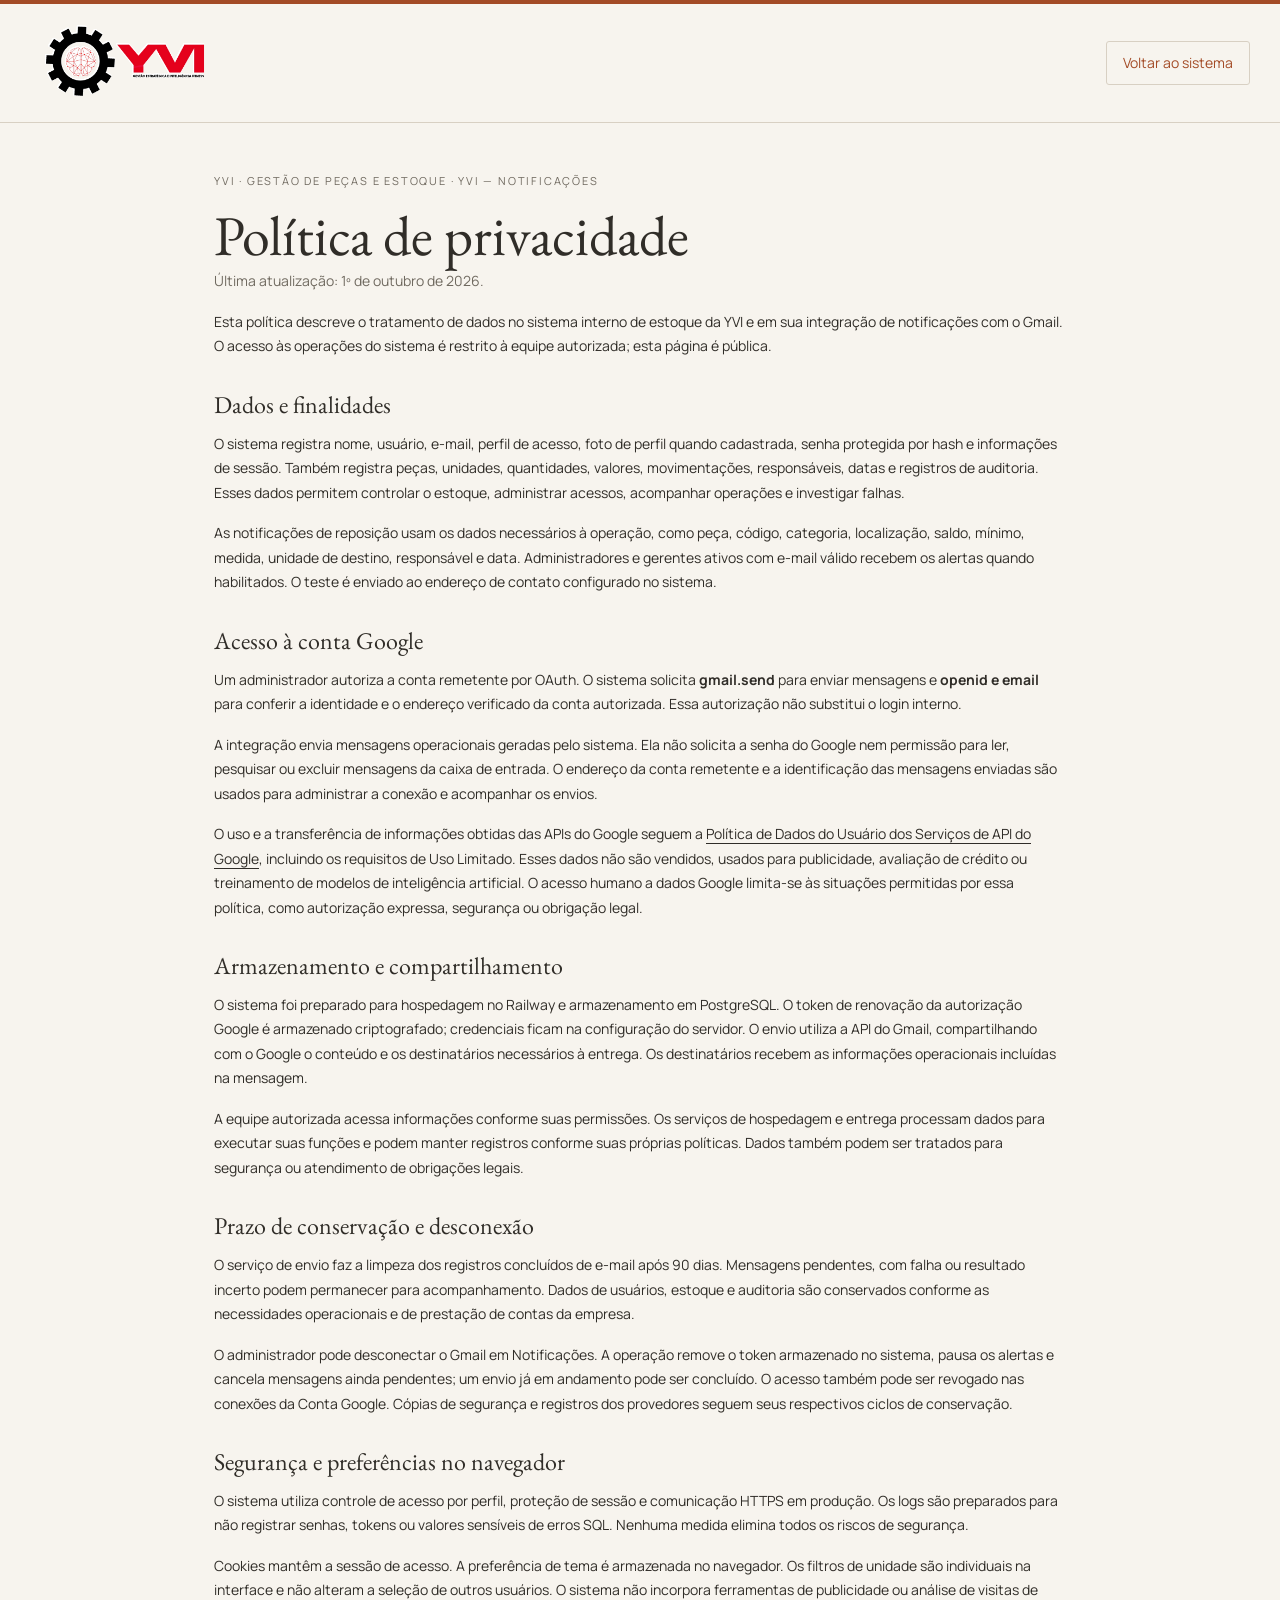
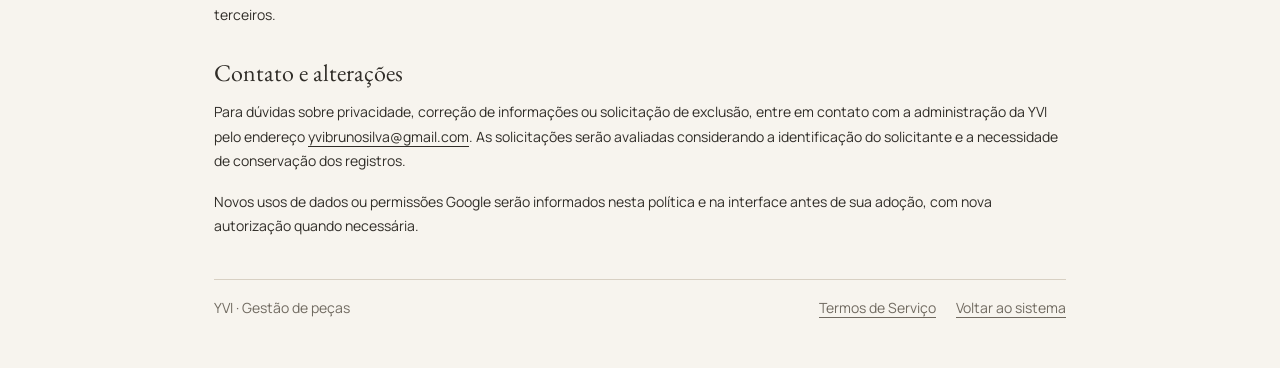
<file: templates/privacy.html>
<!doctype html>
<html lang="pt-BR">
<head>
  <meta charset="utf-8"><meta name="viewport" content="width=device-width,initial-scale=1">
  <meta name="color-scheme" content="light dark">
  <title>Política de privacidade · YVI</title>
  <script src="/static/js/theme.js"></script>
  <link rel="stylesheet" href="/static/css/style.css">
  <link rel="icon" type="image/png" href="/static/img/yvi-gear-brain-favicon.png">
</head>
<body>
  <header class="top"><a href="/" class="brand company-brand" aria-label="Voltar ao sistema YVI"><img src="/static/img/yvi-company-logo.png" alt="YVI" width="1280" height="720"></a><a href="/#dashboard" class="button quiet">Voltar ao sistema</a></header>
  <main class="privacy-page">
    <p class="eyebrow">YVI · Gestão de peças e estoque · YVI — Notificações</p>
    <h1>Política de privacidade</h1>
    <p class="muted">Última atualização: 1º de outubro de 2026.</p>
    <p>Esta política descreve o tratamento de dados no sistema interno de estoque da YVI e em sua integração de notificações com o Gmail. O acesso às operações do sistema é restrito à equipe autorizada; esta página é pública.</p>
    <section><h2>Dados e finalidades</h2>
      <p>O sistema registra nome, usuário, e-mail, perfil de acesso, foto de perfil quando cadastrada, senha protegida por hash e informações de sessão. Também registra peças, unidades, quantidades, valores, movimentações, responsáveis, datas e registros de auditoria. Esses dados permitem controlar o estoque, administrar acessos, acompanhar operações e investigar falhas.</p>
      <p>As notificações de reposição usam os dados necessários à operação, como peça, código, categoria, localização, saldo, mínimo, medida, unidade de destino, responsável e data. Administradores e gerentes ativos com e-mail válido recebem os alertas quando habilitados. O teste é enviado ao endereço de contato configurado no sistema.</p>
    </section>
    <section><h2>Acesso à conta Google</h2>
      <p>Um administrador autoriza a conta remetente por OAuth. O sistema solicita <strong>gmail.send</strong> para enviar mensagens e <strong>openid e email</strong> para conferir a identidade e o endereço verificado da conta autorizada. Essa autorização não substitui o login interno.</p>
      <p>A integração envia mensagens operacionais geradas pelo sistema. Ela não solicita a senha do Google nem permissão para ler, pesquisar ou excluir mensagens da caixa de entrada. O endereço da conta remetente e a identificação das mensagens enviadas são usados para administrar a conexão e acompanhar os envios.</p>
      <p>O uso e a transferência de informações obtidas das APIs do Google seguem a <a href="https://developers.google.com/terms/api-services-user-data-policy" rel="noreferrer">Política de Dados do Usuário dos Serviços de API do Google</a>, incluindo os requisitos de Uso Limitado. Esses dados não são vendidos, usados para publicidade, avaliação de crédito ou treinamento de modelos de inteligência artificial. O acesso humano a dados Google limita-se às situações permitidas por essa política, como autorização expressa, segurança ou obrigação legal.</p>
    </section>
    <section><h2>Armazenamento e compartilhamento</h2>
      <p>O sistema foi preparado para hospedagem no Railway e armazenamento em PostgreSQL. O token de renovação da autorização Google é armazenado criptografado; credenciais ficam na configuração do servidor. O envio utiliza a API do Gmail, compartilhando com o Google o conteúdo e os destinatários necessários à entrega. Os destinatários recebem as informações operacionais incluídas na mensagem.</p>
      <p>A equipe autorizada acessa informações conforme suas permissões. Os serviços de hospedagem e entrega processam dados para executar suas funções e podem manter registros conforme suas próprias políticas. Dados também podem ser tratados para segurança ou atendimento de obrigações legais.</p>
    </section>
    <section><h2>Prazo de conservação e desconexão</h2>
      <p>O serviço de envio faz a limpeza dos registros concluídos de e-mail após 90 dias. Mensagens pendentes, com falha ou resultado incerto podem permanecer para acompanhamento. Dados de usuários, estoque e auditoria são conservados conforme as necessidades operacionais e de prestação de contas da empresa.</p>
      <p>O administrador pode desconectar o Gmail em Notificações. A operação remove o token armazenado no sistema, pausa os alertas e cancela mensagens ainda pendentes; um envio já em andamento pode ser concluído. O acesso também pode ser revogado nas conexões da Conta Google. Cópias de segurança e registros dos provedores seguem seus respectivos ciclos de conservação.</p>
    </section>
    <section><h2>Segurança e preferências no navegador</h2>
      <p>O sistema utiliza controle de acesso por perfil, proteção de sessão e comunicação HTTPS em produção. Os logs são preparados para não registrar senhas, tokens ou valores sensíveis de erros SQL. Nenhuma medida elimina todos os riscos de segurança.</p>
      <p>Cookies mantêm a sessão de acesso. A preferência de tema é armazenada no navegador. Os filtros de unidade são individuais na interface e não alteram a seleção de outros usuários. O sistema não incorpora ferramentas de publicidade ou análise de visitas de terceiros.</p>
    </section>
    <section><h2>Contato e alterações</h2>
      <p>Para dúvidas sobre privacidade, correção de informações ou solicitação de exclusão, entre em contato com a administração da YVI pelo endereço <a href="mailto:yvibrunosilva@gmail.com">yvibrunosilva@gmail.com</a>. As solicitações serão avaliadas considerando a identificação do solicitante e a necessidade de conservação dos registros.</p>
      <p>Novos usos de dados ou permissões Google serão informados nesta política e na interface antes de sua adoção, com nova autorização quando necessária.</p>
    </section>
    <footer class="page-footer"><span>YVI · Gestão de peças</span><span class="legal-links"><a href="/termos-de-servico">Termos de Serviço</a><a href="/#dashboard">Voltar ao sistema</a></span></footer>
  </main>
</body>
</html>
</file>
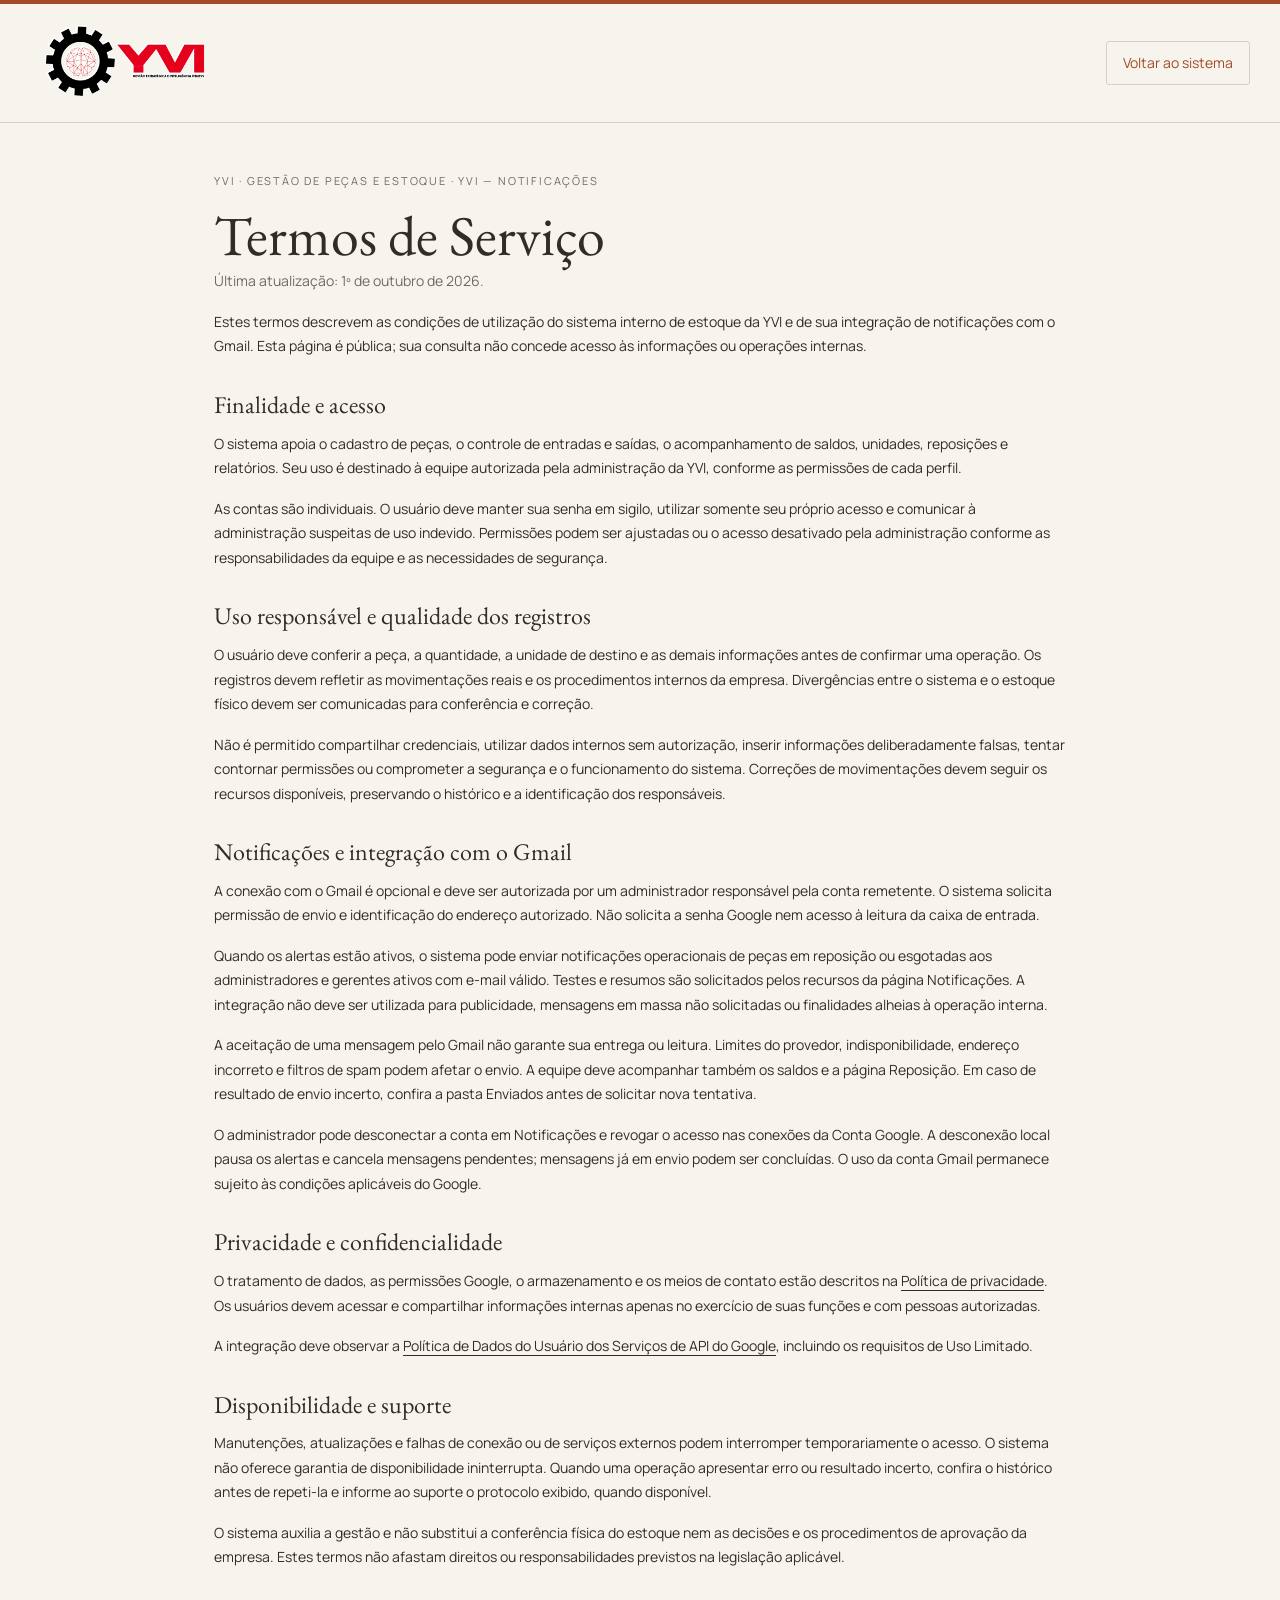
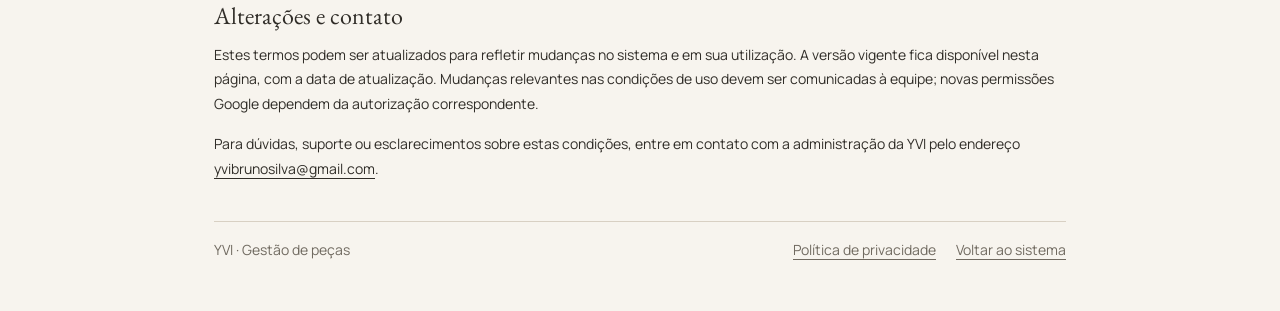
<file: templates/terms.html>
<!doctype html>
<html lang="pt-BR">
<head>
  <meta charset="utf-8"><meta name="viewport" content="width=device-width,initial-scale=1">
  <meta name="color-scheme" content="light dark">
  <title>Termos de Serviço · YVI</title>
  <script src="/static/js/theme.js"></script>
  <link rel="stylesheet" href="/static/css/style.css">
  <link rel="icon" type="image/png" href="/static/img/yvi-gear-brain-favicon.png">
</head>
<body>
  <header class="top"><a href="/" class="brand company-brand" aria-label="Voltar ao sistema YVI"><img src="/static/img/yvi-company-logo.png" alt="YVI" width="1280" height="720"></a><a href="/#dashboard" class="button quiet">Voltar ao sistema</a></header>
  <main class="privacy-page">
    <p class="eyebrow">YVI · Gestão de peças e estoque · YVI — Notificações</p>
    <h1>Termos de Serviço</h1>
    <p class="muted">Última atualização: 1º de outubro de 2026.</p>
    <p>Estes termos descrevem as condições de utilização do sistema interno de estoque da YVI e de sua integração de notificações com o Gmail. Esta página é pública; sua consulta não concede acesso às informações ou operações internas.</p>
    <section><h2>Finalidade e acesso</h2>
      <p>O sistema apoia o cadastro de peças, o controle de entradas e saídas, o acompanhamento de saldos, unidades, reposições e relatórios. Seu uso é destinado à equipe autorizada pela administração da YVI, conforme as permissões de cada perfil.</p>
      <p>As contas são individuais. O usuário deve manter sua senha em sigilo, utilizar somente seu próprio acesso e comunicar à administração suspeitas de uso indevido. Permissões podem ser ajustadas ou o acesso desativado pela administração conforme as responsabilidades da equipe e as necessidades de segurança.</p>
    </section>
    <section><h2>Uso responsável e qualidade dos registros</h2>
      <p>O usuário deve conferir a peça, a quantidade, a unidade de destino e as demais informações antes de confirmar uma operação. Os registros devem refletir as movimentações reais e os procedimentos internos da empresa. Divergências entre o sistema e o estoque físico devem ser comunicadas para conferência e correção.</p>
      <p>Não é permitido compartilhar credenciais, utilizar dados internos sem autorização, inserir informações deliberadamente falsas, tentar contornar permissões ou comprometer a segurança e o funcionamento do sistema. Correções de movimentações devem seguir os recursos disponíveis, preservando o histórico e a identificação dos responsáveis.</p>
    </section>
    <section><h2>Notificações e integração com o Gmail</h2>
      <p>A conexão com o Gmail é opcional e deve ser autorizada por um administrador responsável pela conta remetente. O sistema solicita permissão de envio e identificação do endereço autorizado. Não solicita a senha Google nem acesso à leitura da caixa de entrada.</p>
      <p>Quando os alertas estão ativos, o sistema pode enviar notificações operacionais de peças em reposição ou esgotadas aos administradores e gerentes ativos com e-mail válido. Testes e resumos são solicitados pelos recursos da página Notificações. A integração não deve ser utilizada para publicidade, mensagens em massa não solicitadas ou finalidades alheias à operação interna.</p>
      <p>A aceitação de uma mensagem pelo Gmail não garante sua entrega ou leitura. Limites do provedor, indisponibilidade, endereço incorreto e filtros de spam podem afetar o envio. A equipe deve acompanhar também os saldos e a página Reposição. Em caso de resultado de envio incerto, confira a pasta Enviados antes de solicitar nova tentativa.</p>
      <p>O administrador pode desconectar a conta em Notificações e revogar o acesso nas conexões da Conta Google. A desconexão local pausa os alertas e cancela mensagens pendentes; mensagens já em envio podem ser concluídas. O uso da conta Gmail permanece sujeito às condições aplicáveis do Google.</p>
    </section>
    <section><h2>Privacidade e confidencialidade</h2>
      <p>O tratamento de dados, as permissões Google, o armazenamento e os meios de contato estão descritos na <a href="/politica-de-privacidade">Política de privacidade</a>. Os usuários devem acessar e compartilhar informações internas apenas no exercício de suas funções e com pessoas autorizadas.</p>
      <p>A integração deve observar a <a href="https://developers.google.com/terms/api-services-user-data-policy" rel="noreferrer">Política de Dados do Usuário dos Serviços de API do Google</a>, incluindo os requisitos de Uso Limitado.</p>
    </section>
    <section><h2>Disponibilidade e suporte</h2>
      <p>Manutenções, atualizações e falhas de conexão ou de serviços externos podem interromper temporariamente o acesso. O sistema não oferece garantia de disponibilidade ininterrupta. Quando uma operação apresentar erro ou resultado incerto, confira o histórico antes de repeti-la e informe ao suporte o protocolo exibido, quando disponível.</p>
      <p>O sistema auxilia a gestão e não substitui a conferência física do estoque nem as decisões e os procedimentos de aprovação da empresa. Estes termos não afastam direitos ou responsabilidades previstos na legislação aplicável.</p>
    </section>
    <section><h2>Alterações e contato</h2>
      <p>Estes termos podem ser atualizados para refletir mudanças no sistema e em sua utilização. A versão vigente fica disponível nesta página, com a data de atualização. Mudanças relevantes nas condições de uso devem ser comunicadas à equipe; novas permissões Google dependem da autorização correspondente.</p>
      <p>Para dúvidas, suporte ou esclarecimentos sobre estas condições, entre em contato com a administração da YVI pelo endereço <a href="mailto:yvibrunosilva@gmail.com">yvibrunosilva@gmail.com</a>.</p>
    </section>
    <footer class="page-footer"><span>YVI · Gestão de peças</span><span class="legal-links"><a href="/politica-de-privacidade">Política de privacidade</a><a href="/#dashboard">Voltar ao sistema</a></span></footer>
  </main>
</body>
</html>
</file>
<file: static/css/style.css>
@font-face{font-family:Manrope;src:url('/static/fonts/manrope-variable.ttf') format('truetype');font-style:normal;font-weight:200 800;font-display:swap}
@font-face{font-family:'EB Garamond';src:url('/static/fonts/eb-garamond-variable.ttf') format('truetype');font-style:normal;font-weight:400 800;font-display:swap}
:root{color-scheme:light;--paper:#f7f4ee;--panel:#fffcf7;--ink:#302d28;--muted:#706a60;--line:#d8d0c3;--accent:#a34b26;--tint:#f1e5d8;--good:#426448;--bad:#923c31;--on-accent:#fffaf5;--shadow:0 20px 80px #302d2833}
:root[data-theme=dark]{color-scheme:dark;--paper:#22221f;--panel:#2b2b27;--ink:#eee8dc;--muted:#bab3a5;--line:#4b4941;--accent:#e59b73;--tint:#3b3028;--good:#a9c5a4;--bad:#f0a399;--on-accent:#241a13;--shadow:0 20px 80px #0007}
*{box-sizing:border-box}body{margin:0;background:var(--paper);color:var(--ink);font:14px/1.55 Manrope,Arial,sans-serif}button,input,select,textarea{font:inherit;color:inherit}button{cursor:pointer}button:disabled{opacity:.55;cursor:default}button:focus-visible,a:focus-visible,input:focus-visible,select:focus-visible,textarea:focus-visible{outline:2px solid var(--accent);outline-offset:3px}[hidden]{display:none!important}a{color:var(--accent)}h1,h2,h3,p{margin:0}h1{font:400 44px/1.13 'EB Garamond',Georgia,serif}h2{font:400 29px/1.2 'EB Garamond',Georgia,serif}h3{font:500 23px/1.25 'EB Garamond',Georgia,serif}.muted{color:var(--muted)}.eyebrow{text-transform:uppercase;letter-spacing:1.8px;font-size:11px;color:var(--muted);margin-bottom:12px}.skip-link{position:absolute;left:15px;top:-80px;padding:10px;background:var(--panel);z-index:10}.skip-link:focus{top:10px}
.top{padding:20px 30px;border-top:4px solid var(--accent);border-bottom:1px solid var(--line);display:flex;align-items:center;justify-content:space-between;gap:20px;flex-wrap:wrap}.brand{font:500 30px/1 'EB Garamond',Georgia,serif;letter-spacing:3px;color:var(--ink);text-decoration:none}.brand span{font:400 12px Manrope,Arial,sans-serif;letter-spacing:2px;margin-left:8px}.top-actions{display:flex;align-items:center;gap:12px;flex-wrap:wrap;font-size:12px}.connection{font-size:11px;color:var(--muted)}.connection.offline{color:var(--bad)}
.shell{display:grid;grid-template-columns:210px minmax(0,1fr);max-width:1700px;margin:auto;min-height:calc(100vh - 90px)}.sidebar{padding:30px 18px;border-right:1px solid var(--line);display:flex;flex-direction:column}.sidebar .eyebrow{margin-left:10px}nav{display:flex;flex-direction:column;gap:7px}nav button{border:0;background:transparent;text-align:left;padding:12px 13px;border-radius:3px;transition:background .18s,color .18s}nav button:hover,nav button[aria-current=page]{background:var(--tint);color:var(--accent)}nav button[aria-current=page]{font-weight:600}.sidebar-footer{margin-top:auto;padding:50px 10px 10px;color:var(--muted);font:400 21px 'EB Garamond',Georgia,serif}.sidebar-footer p{font:11px Manrope,Arial,sans-serif;margin-top:20px}main{padding:36px;min-width:0}main:focus{outline:none}.page-heading{display:flex;align-items:center;justify-content:space-between;gap:20px;flex-wrap:wrap;margin-bottom:25px}.page-heading p.muted{margin-top:10px;font-size:13px}.actions{display:flex;gap:9px;align-items:center;flex-wrap:wrap}.button{padding:10px 16px;border:1px solid var(--line);border-radius:3px;background:var(--panel);text-decoration:none;display:inline-flex;align-items:center;justify-content:center;gap:8px;min-height:42px;transition:background .18s,transform .18s}.button:hover:not(:disabled){background:var(--tint);transform:translateY(-1px)}.button.primary{background:var(--accent);color:var(--on-accent);border-color:var(--accent)}.button.quiet{background:transparent}.button.danger{color:var(--bad)}.button.small{padding:7px 10px;font-size:12px;min-height:34px}.text-button{color:var(--accent);background:transparent;border:0;padding:7px 0;text-decoration:underline;text-underline-offset:4px}
.hero{display:grid;grid-template-columns:minmax(0,1fr) 220px;gap:30px;align-items:center;margin-bottom:32px}.hero h1{font-size:52px}.hero .muted{margin-top:15px}.art,.login-art{height:190px;position:relative;overflow:hidden;color:var(--accent)}.ring{position:absolute;top:20px;left:35px;width:140px;height:140px;border:1px solid currentColor;border-radius:50%;transform:rotate(-25deg)}.ring:before{content:'';position:absolute;inset:20px;border:1px solid currentColor;border-radius:50%}.ring:after{content:'';position:absolute;left:-20px;top:58px;width:190px;height:35px;border:1px solid currentColor;transform:rotate(23deg);background:var(--paper)}.art:after,.login-art:after{content:'';position:absolute;left:140px;top:105px;width:65px;height:65px;border:1px solid currentColor;transform:rotate(24deg)}.metrics{display:grid;grid-template-columns:repeat(3,minmax(0,1fr));border-top:1px solid var(--line);border-bottom:1px solid var(--line);margin:20px 0 28px}.metric{padding:22px 20px 22px 0}.metric+.metric{border-left:1px solid var(--line);padding-left:25px}.metric .value{font:400 40px/1.1 'EB Garamond',Georgia,serif;margin:7px 0}.metric small{font-size:12px;color:var(--muted)}.financials{display:flex;gap:22px;flex-wrap:wrap;margin:0 0 25px;color:var(--muted);font-size:13px}.financials strong{color:var(--ink);font-weight:500}.section-heading{display:flex;align-items:center;justify-content:space-between;gap:15px;flex-wrap:wrap;margin:28px 0 12px}
.filters{display:flex;gap:12px;flex-wrap:wrap;margin-bottom:20px;align-items:end}.filters label{flex:1;min-width:150px}.filters .search{flex:2;min-width:220px}label{display:block;font-size:12px}input,select,textarea{display:block;width:100%;background:var(--panel);border:1px solid var(--line);border-radius:3px;padding:11px;margin-top:6px;min-width:0}input[type=checkbox]{width:20px;height:20px;accent-color:var(--accent);display:inline-block;margin:0;vertical-align:middle}textarea{resize:vertical}.table-wrap{overflow-x:auto}table{width:100%;border-collapse:collapse;text-align:left;font-size:13px}th{font-weight:500;color:var(--muted);font-size:11px;letter-spacing:.5px;white-space:nowrap}th,td{padding:14px 10px;border-bottom:1px solid var(--line);vertical-align:middle}th:first-child,td:first-child{padding-left:0}th:last-child,td:last-child{padding-right:0}td strong{font-weight:600}td .sub{display:block;color:var(--muted);font-size:11px;margin-top:3px}.numeric{text-align:right;font-variant-numeric:tabular-nums;white-space:nowrap}.badge{font-size:11px;white-space:nowrap;color:var(--good)}.badge.low{color:var(--accent)}.badge.out{color:var(--bad)}td .actions{flex-wrap:nowrap}.pager{display:flex;justify-content:space-between;gap:10px;align-items:center;flex-wrap:wrap;margin-top:20px;color:var(--muted);font-size:12px}.empty{padding:36px 15px;text-align:center;color:var(--muted)}.notice{padding:13px 16px;border-left:3px solid var(--accent);background:var(--tint);font-size:13px;margin-bottom:20px;overflow-wrap:anywhere}.notice.error{border-color:var(--bad);color:var(--bad)}.notice .button{margin-left:12px}.split{display:grid;grid-template-columns:1fr 1fr;gap:28px}.activity{padding:14px 0;border-bottom:1px solid var(--line);display:flex;justify-content:space-between;gap:20px}.activity small{display:block;color:var(--muted)}.report{border-top:1px solid var(--line);padding:24px 0}.report p{margin:12px 0 20px}.loading{padding:40px 0;color:var(--muted)}
.login-panel{max-width:460px;margin:45px auto;padding:25px}.login-panel .login-art{height:110px;margin-bottom:20px}.login-panel .ring{width:90px;height:90px;left:15px;top:5px}.login-panel .ring:after{width:130px;top:30px}.login-panel .login-art:after{left:100px;top:40px;width:45px;height:45px}.login-panel h1{font-size:46px}.login-panel .muted{margin:16px 0 24px}.login-panel label{margin-bottom:18px}.login-panel .button{width:100%}dialog{width:min(640px,calc(100% - 30px));max-height:calc(100dvh - 40px);border:1px solid var(--line);border-radius:5px;background:var(--panel);color:var(--ink);padding:26px;box-shadow:var(--shadow);overflow:auto}dialog::backdrop{background:#17151188;backdrop-filter:blur(4px)}.dialog-heading{display:flex;align-items:start;justify-content:space-between;gap:15px;border-bottom:1px solid var(--line);padding-bottom:18px;margin-bottom:22px}.form-grid{display:grid;grid-template-columns:1fr 1fr;gap:17px}.full{grid-column:1/-1}.form-footer{display:flex;gap:10px;justify-content:flex-end;flex-wrap:wrap;margin-top:24px;padding-top:20px;border-top:1px solid var(--line)}.form-error{color:var(--bad);font-size:12px;margin-top:6px}.balance{display:flex;justify-content:space-between;gap:20px;flex-wrap:wrap;padding:16px 0;border-top:1px solid var(--line);border-bottom:1px solid var(--line);margin-top:20px;color:var(--muted);font-size:12px}.balance strong{display:block;color:var(--ink);font:400 27px 'EB Garamond',Georgia,serif}.toast{position:fixed;bottom:24px;right:24px;max-width:min(450px,calc(100% - 48px));background:var(--panel);padding:15px 20px;border:1px solid var(--line);border-left:3px solid var(--accent);box-shadow:var(--shadow);z-index:5}.subnav{margin:20px 0}.subnav button[aria-pressed=true]{background:var(--tint);color:var(--accent)}.permissions-table td:not(:first-child),.permissions-table th:not(:first-child){text-align:center}.permissions-table td:first-child{min-width:200px}
@media(max-width:1050px){.shell{grid-template-columns:180px minmax(0,1fr)}main{padding:28px}.top{padding:18px 24px}.top .connection{display:none}}
@media(max-width:780px){.shell{grid-template-columns:1fr}.sidebar{border-right:0;border-bottom:1px solid var(--line);padding:12px 16px}.sidebar>.eyebrow,.sidebar-footer{display:none}nav{flex-direction:row;flex-wrap:wrap;gap:4px}nav button{padding:9px 11px;font-size:12px}main{padding:24px}.hero{grid-template-columns:1fr 140px}.hero h1{font-size:42px}.art{height:150px}.ring{left:10px;width:100px;height:100px}.ring:after{width:140px;top:35px}.art:after{left:85px;top:80px;width:45px;height:45px}.split{grid-template-columns:1fr}.top-actions{gap:8px}#user-name{display:none}}
@media(max-width:480px){.top{padding:16px}.brand{font-size:26px}.top-actions .button{font-size:12px;padding:8px}.top-actions{width:100%;justify-content:flex-end}main{padding:20px 16px}.hero{grid-template-columns:1fr}.hero h1{font-size:38px}.hero .art{display:none}h1{font-size:36px}h2{font-size:26px}.metric{padding:18px 9px 18px 0}.metric+.metric{padding-left:10px}.metric .eyebrow{letter-spacing:.4px;font-size:11px}.metric .value{font-size:32px}.metric small{font-size:11px}.filters label,.filters .search{min-width:100%;flex:1}.form-grid{grid-template-columns:1fr}input,select,textarea{font-size:16px}.button,.button.small,nav button{min-height:44px}.actions{gap:6px}dialog{padding:20px}.login-panel{margin:15px auto}.financials{gap:12px}.permissions-table td:first-child{min-width:150px}}
@media(prefers-reduced-motion:reduce){*,*::before,*::after{animation:none!important;transition:none!important;scroll-behavior:auto!important}}

.shelf-art{height:210px;display:flex;justify-content:center}.shelf-art:after{display:none}.shelf-art svg{width:220px;max-width:100%;height:100%}
.flow-chart{margin-top:30px;border-top:1px solid var(--line);padding-top:4px}.flow-chart .section-heading{margin-top:20px}.flow-chart .section-heading .muted{font-size:12px;margin-top:8px}.flow-chart .section-heading label{min-width:140px}.flow-legend{display:flex;gap:25px;flex-wrap:wrap;margin:20px 0 4px;font-size:13px}.flow-legend span:before{content:'';display:inline-block;width:10px;height:10px;border-radius:2px;margin-right:8px}.flow-in:before{background:var(--good)}.flow-out:before{background:var(--accent)}.flow-plot{overflow-x:auto}.flow-plot svg{display:block;width:100%;min-width:520px;max-height:285px}.flow-grid{stroke:var(--line);stroke-width:1}.flow-label{fill:var(--muted);font:12px Manrope,Arial,sans-serif}.flow-bar-in{fill:var(--good)}.flow-bar-out{fill:var(--accent)}.flow-empty{font-size:12px;margin:8px 0 18px}.flow-details{font-size:12px;margin-top:12px}.flow-details summary{cursor:pointer;color:var(--muted);padding:8px 0}.flow-details summary:focus-visible{outline:2px solid var(--accent);outline-offset:3px}

/* Shared status and movement colors across lists, dialogs and dashboard. */
:root{--warning:#895b15;--good-surface:#e9efe8;--bad-surface:#f7e9e6;--warning-surface:#f4ead6}
:root[data-theme=dark]{--warning:#e5be74;--good-surface:#2d3b2e;--bad-surface:#442e2a;--warning-surface:#423822}
.badge.stock-status{display:inline-flex;align-items:center;gap:8px;padding:6px 10px;border-radius:20px;font-size:12px;font-weight:700;line-height:1.4;background:var(--good-surface);color:var(--good)}
.stock-status:before{content:'';width:8px;height:8px;border-radius:50%;background:currentColor;flex:0 0 8px}
.badge.stock-status.low{color:var(--warning);background:var(--warning-surface)}.badge.stock-status.out{color:var(--bad);background:var(--bad-surface)}
.button.movement-in{color:var(--good);background:var(--good-surface);border-color:var(--good);font-weight:700}.button.movement-out{color:var(--bad);background:var(--bad-surface);border-color:var(--bad);font-weight:700}
.button.movement-in:hover:not(:disabled){background:var(--good-surface);box-shadow:inset 0 0 0 1px var(--good)}.button.movement-out:hover:not(:disabled){background:var(--bad-surface);box-shadow:inset 0 0 0 1px var(--bad)}
.movement-in-text,.flow-in{color:var(--good);font-weight:650}.movement-out-text,.flow-out{color:var(--bad);font-weight:650}.flow-out:before,.flow-bar-out{background:var(--bad);fill:var(--bad)}
/* Click-controlled rail: icon names remain accessible when labels are hidden. */
.shell{--sidebar-width:236px;position:relative;grid-template-columns:var(--sidebar-width) minmax(0,1fr);transition:grid-template-columns .26s cubic-bezier(.2,.7,.2,1)}
.shell.sidebar-collapsed{--sidebar-width:76px}
.sidebar{position:sticky;top:0;align-self:start;min-height:calc(100dvh - 90px);min-width:0;padding:18px 12px;border-right:1px solid var(--line);border-bottom:0;overflow:hidden;background:var(--paper);z-index:2}
.sidebar .eyebrow{display:block;margin:22px 10px 14px;white-space:nowrap;transition:opacity .16s}
.sidebar nav{display:flex;flex-direction:column;flex-wrap:nowrap;gap:6px}
.sidebar nav button,.sidebar-toggle{display:flex;align-items:center;gap:12px;width:100%;min-height:46px;padding:11px 12px;border:0;background:transparent;color:var(--ink);text-align:left;white-space:nowrap;font-size:13px;border-radius:4px}
.sidebar nav button svg,.sidebar-toggle svg{display:block;width:22px;height:22px;flex:0 0 22px;fill:none;stroke:currentColor;stroke-width:1.5;stroke-linecap:round;stroke-linejoin:round}
.sidebar .nav-label{opacity:1;transition:opacity .16s;overflow:hidden}
.sidebar-toggle{border:1px solid var(--line);color:var(--muted);font-size:12px}
.sidebar-toggle svg{transition:transform .26s;transform:rotate(180deg)}
.sidebar nav button:hover,.sidebar-toggle:hover{background:var(--tint);color:var(--accent)}.sidebar nav button[aria-current=page]{background:var(--tint);color:var(--accent);font-weight:700}
.sidebar nav button[aria-current=page] svg{stroke-width:2}
.sidebar-collapsed .nav-label{opacity:0;width:0;flex:0 0 0}.sidebar-collapsed .sidebar nav button,.sidebar-collapsed .sidebar-toggle{gap:0;justify-content:center;padding:11px 0}
.sidebar-collapsed .sidebar-toggle svg{transform:rotate(0)}
.sidebar .sidebar-footer{display:block;white-space:nowrap;transition:opacity .16s;padding:50px 10px 10px}
.sidebar-collapsed .sidebar-footer,.sidebar-collapsed .sidebar>.eyebrow{opacity:0;visibility:hidden}
@media(max-width:780px){.shell,.shell.sidebar-collapsed{--sidebar-width:64px}.sidebar{padding:12px 8px;min-height:calc(100dvh - 110px)}.shell:not(.sidebar-collapsed) .sidebar{position:absolute;top:0;left:0;width:236px;min-height:100%;box-shadow:12px 0 32px #0002}.sidebar>.eyebrow{display:block}.sidebar nav button{font-size:13px}main{padding:24px 18px}.sidebar .sidebar-footer{display:block}.sidebar-toggle,.sidebar nav button{min-height:46px}}
@media(max-width:480px){main{padding:22px 12px}.page-heading h1{font-size:32px}.sidebar .sidebar-footer{font-size:19px}}
@media(prefers-reduced-motion:reduce){.shell,.sidebar .nav-label,.sidebar-toggle svg,.sidebar .sidebar-footer,.sidebar .eyebrow{transition:none!important}}
.category-icon{width:24px;height:24px;flex:none;fill:none;stroke:currentColor;stroke-width:1.6;stroke-linecap:round;stroke-linejoin:round}
.category-label{display:inline-flex;gap:12px;align-items:center;font-weight:650}
.icon-picker{border:0;padding:0;margin:0;display:grid;grid-template-columns:repeat(4,minmax(0,1fr));gap:8px}
.icon-picker legend{margin-bottom:12px}.icon-picker label{position:relative;display:flex;align-items:center;justify-content:center;flex-direction:column;gap:6px;padding:12px 4px;border:1px solid var(--line);border-radius:8px;cursor:pointer;font-size:12px}
.icon-picker input{position:absolute;opacity:0;width:1px;height:1px}.icon-picker label:has(input:checked){color:var(--accent);border:2px solid currentColor;padding:11px 3px}.icon-picker label:has(input:focus-visible){outline:2px solid var(--ink);outline-offset:3px}
.piece-combobox{position:relative;min-width:0}.piece-combobox>label{display:block;margin-bottom:8px}.piece-combobox>input{width:100%}.piece-combobox small{display:block;margin-top:6px}
#piece-options{position:absolute;top:78px;left:0;right:0;z-index:10;max-height:220px;overflow-y:auto;background:var(--paper);color:var(--ink);border:1px solid var(--line);border-radius:8px;box-shadow:0 12px 32px #0002}
#piece-options [role=option]{padding:12px;cursor:pointer;border-bottom:1px solid var(--line)}#piece-options [role=option]:hover,#piece-options [aria-selected=true]{background:var(--accent);color:#fff}
.avatar{position:relative;display:inline-flex;flex:none;align-items:center;justify-content:center;width:34px;height:34px;border-radius:50%;background:var(--accent);color:#fff;font-weight:700;font-size:12px;overflow:hidden}.avatar img{position:absolute;width:100%;height:100%;object-fit:cover}
.profile-button{display:inline-flex;align-items:center;gap:8px}.profile-preview{display:flex;align-items:center;gap:16px}.profile-preview>.avatar,.profile-preview>img{width:88px;height:88px;border-radius:50%;object-fit:cover;font-size:26px}
@media(max-width:600px){.icon-picker{grid-template-columns:repeat(3,minmax(0,1fr))}.profile-button>span:not(.avatar){display:none}#user-name{display:none}}
.company-brand{display:flex;align-items:center;justify-content:center;width:190px;height:78px;padding:4px 8px;flex:none}
.company-brand img{display:block;width:100%;height:auto;flex:none}
.login-company-logo{display:flex;align-items:center;justify-content:center;padding:8px 12px;margin:0 0 20px}
.login-company-logo img{display:block;width:100%;height:auto;max-width:260px}
.company-brand img,.login-company-logo img{filter:drop-shadow(.6px 0 0 #fff) drop-shadow(-.6px 0 0 #fff) drop-shadow(0 .6px 0 #fff) drop-shadow(0 -.6px 0 #fff)}
.login-panel{margin:22px auto;padding:20px 25px}
.unit-toolbar{display:flex;align-items:end;gap:14px;flex-wrap:wrap;margin:0 0 28px;padding:0 0 20px;border-bottom:1px solid var(--line)}
.unit-toolbar label{flex:0 1 420px;min-width:320px;max-width:100%;font-weight:650}.unit-toolbar select{margin-top:7px;width:100%;max-width:100%;min-height:52px;padding:12px 16px;font-size:15px}
.unit-toolbar p{flex:1 1 260px;font-size:12px;line-height:1.6;padding-bottom:6px}
.unit-toolbar.filtered{border-bottom-color:var(--accent)}
.notification-card{background:var(--panel);border:1px solid var(--line);padding:24px;margin:0 0 22px}.notification-card h2{margin:0 0 18px}.notification-card h3{margin:24px 0 12px}.notification-card p{line-height:1.6;margin:12px 0}.notification-card .actions{margin:18px 0;flex-wrap:wrap}.notification-card details{margin:16px 0}.notification-card summary{cursor:pointer}.notification-url{display:block;overflow-wrap:anywhere;margin-top:12px;font-size:12px}.notification-recipients{padding-left:20px;line-height:1.9}.notifications-page .table-wrap{margin-top:18px}.notifications-page td .sub{max-width:310px;white-space:normal;overflow-wrap:anywhere}
@media(max-width:600px){.company-brand{width:148px;height:62px}.unit-toolbar{gap:12px}.unit-toolbar label{min-width:0;flex:1 1 100%}.unit-toolbar p{flex-basis:100%;padding:0}.top{padding:14px 18px}}
/* Public privacy page and dashboard footer. */
.page-footer{display:flex;justify-content:space-between;gap:1rem;flex-wrap:wrap;margin-top:2.5rem;padding-top:1rem;border-top:1px solid var(--line);font-size:.875rem;color:var(--muted)}
.page-footer a,.privacy-page a{color:inherit;text-underline-offset:4px}
.legal-links{display:flex;gap:1.25rem;flex-wrap:wrap}
.unit-access{border:1px solid var(--line);padding:1rem;display:grid;gap:.75rem;grid-template-columns:repeat(auto-fit,minmax(180px,1fr))}
.unit-access-option{display:flex;gap:.65rem;align-items:center}
.unit-access-option input{width:auto;accent-color:var(--accent)}
.privacy-page{max-width:900px;margin:0 auto;padding:3rem 1.5rem;line-height:1.75}
.privacy-page h1{font-size:clamp(2rem,5vw,3.5rem);line-height:1.2}
.privacy-page section{margin-top:2rem}
.privacy-page p+p{margin-top:1rem}
.privacy-page h2{font-size:1.5rem;margin-bottom:.75rem}

.unit-stock-row{display:grid;grid-template-columns:minmax(140px,1fr) minmax(100px,.65fr) minmax(100px,.65fr);gap:12px;align-items:center;padding:12px 0}.unit-stock-row input[type=number]{width:100%}@media(max-width:600px){.unit-stock-row{grid-template-columns:1fr 1fr}.unit-stock-row>.unit-access-option{grid-column:1/-1}}

.product-unit-access{grid-template-columns:minmax(0,1fr)}
</file>
